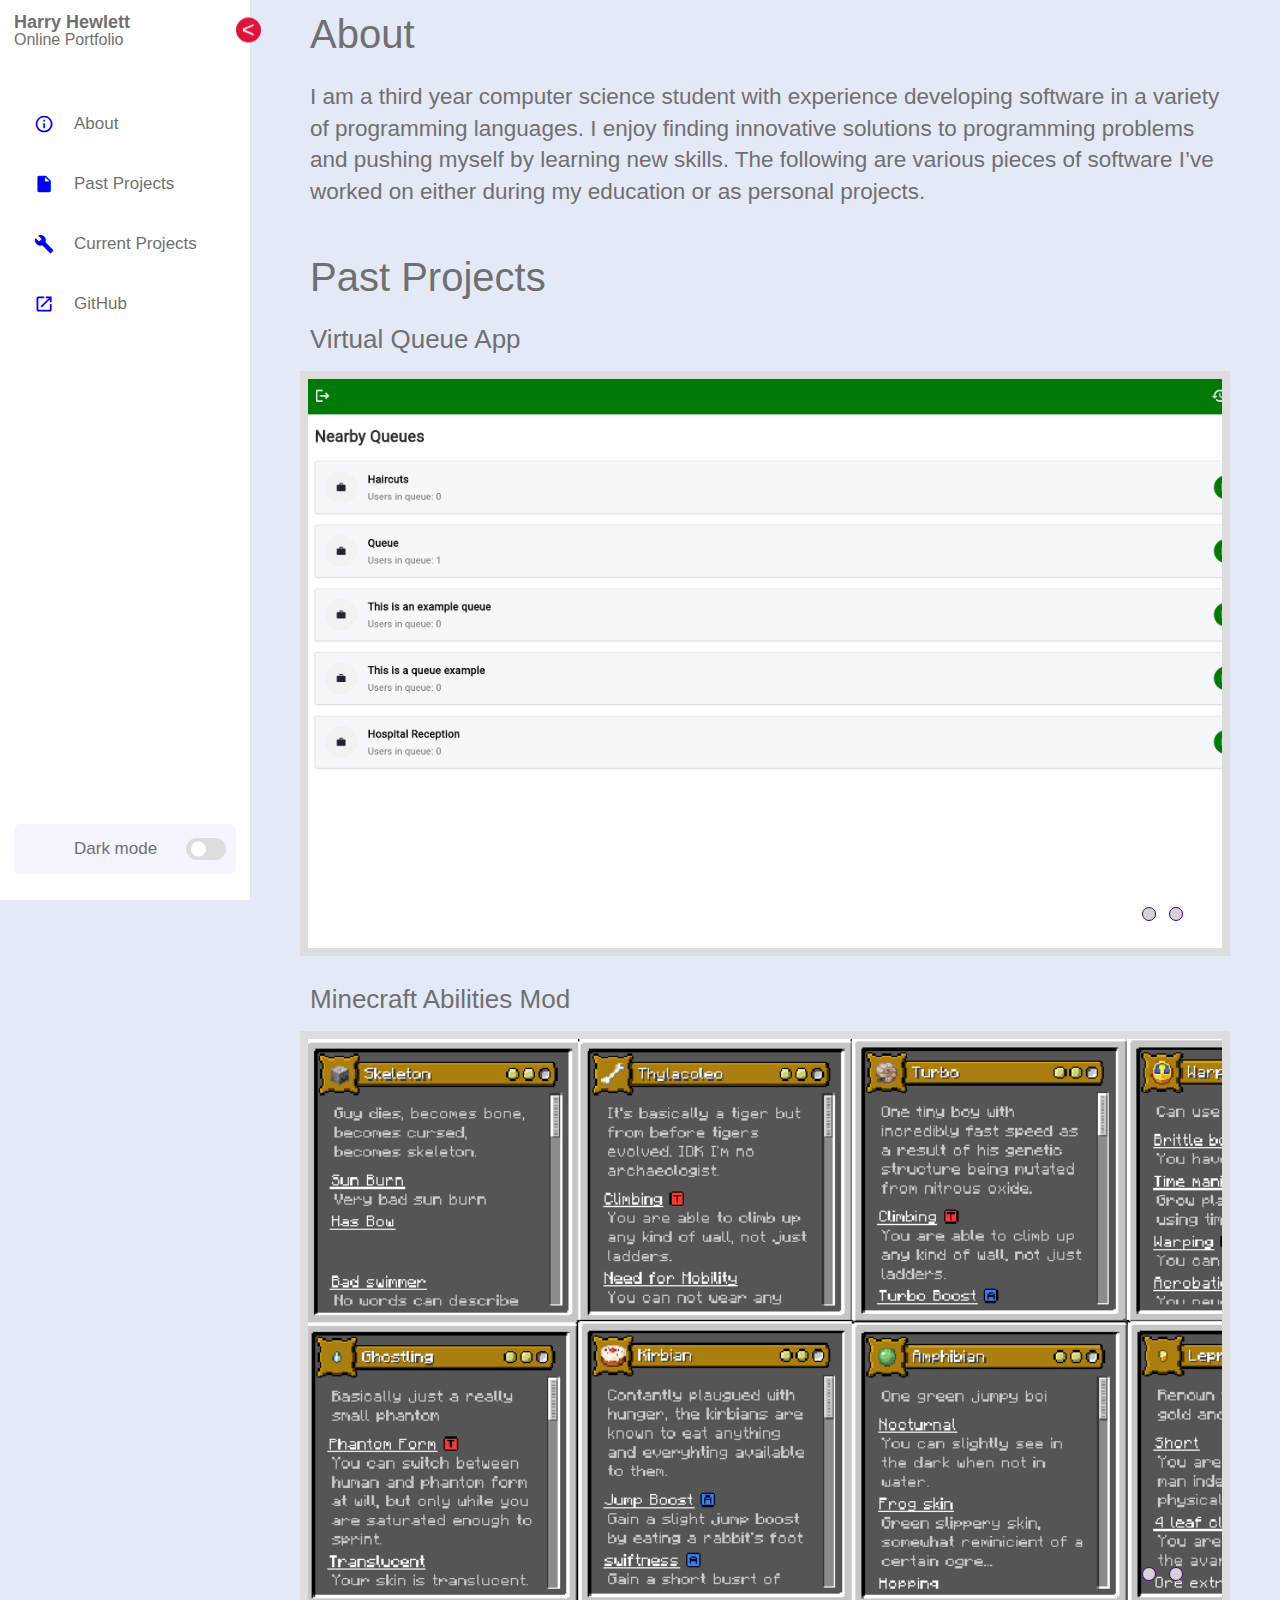
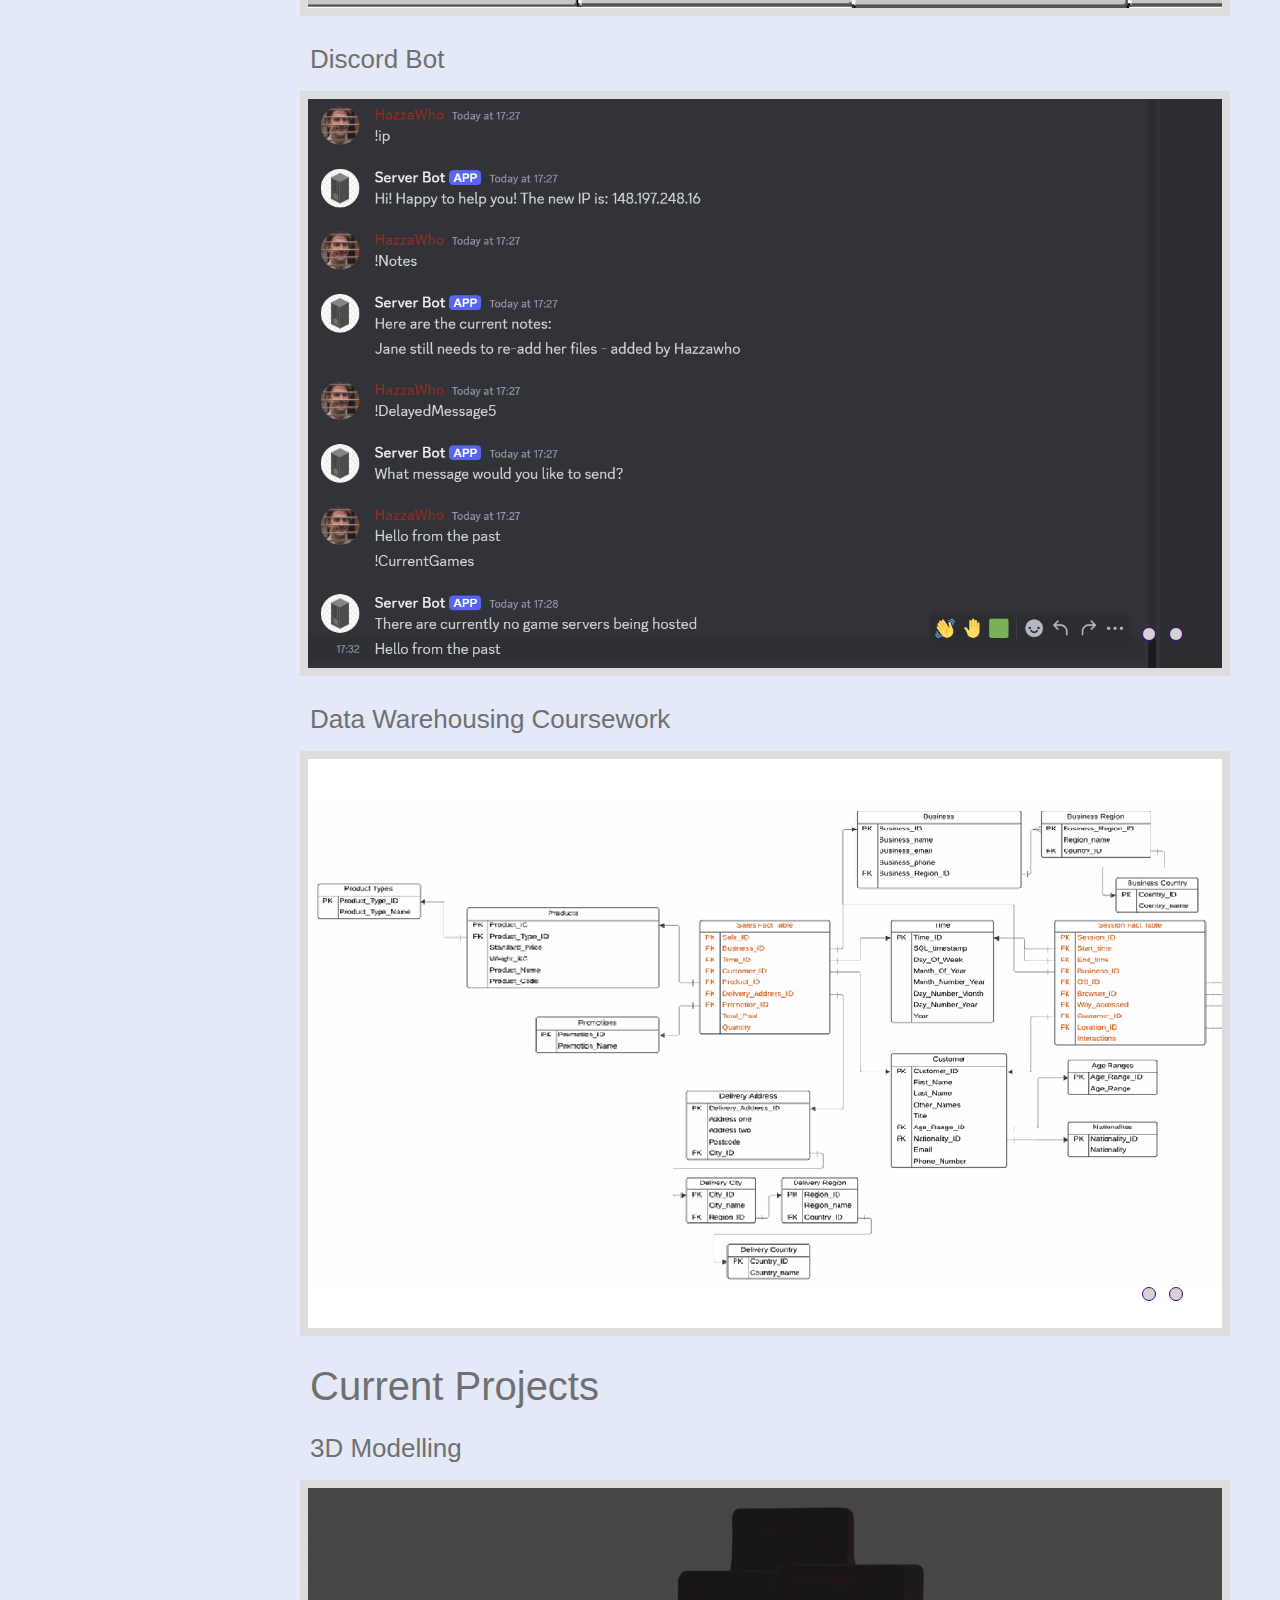
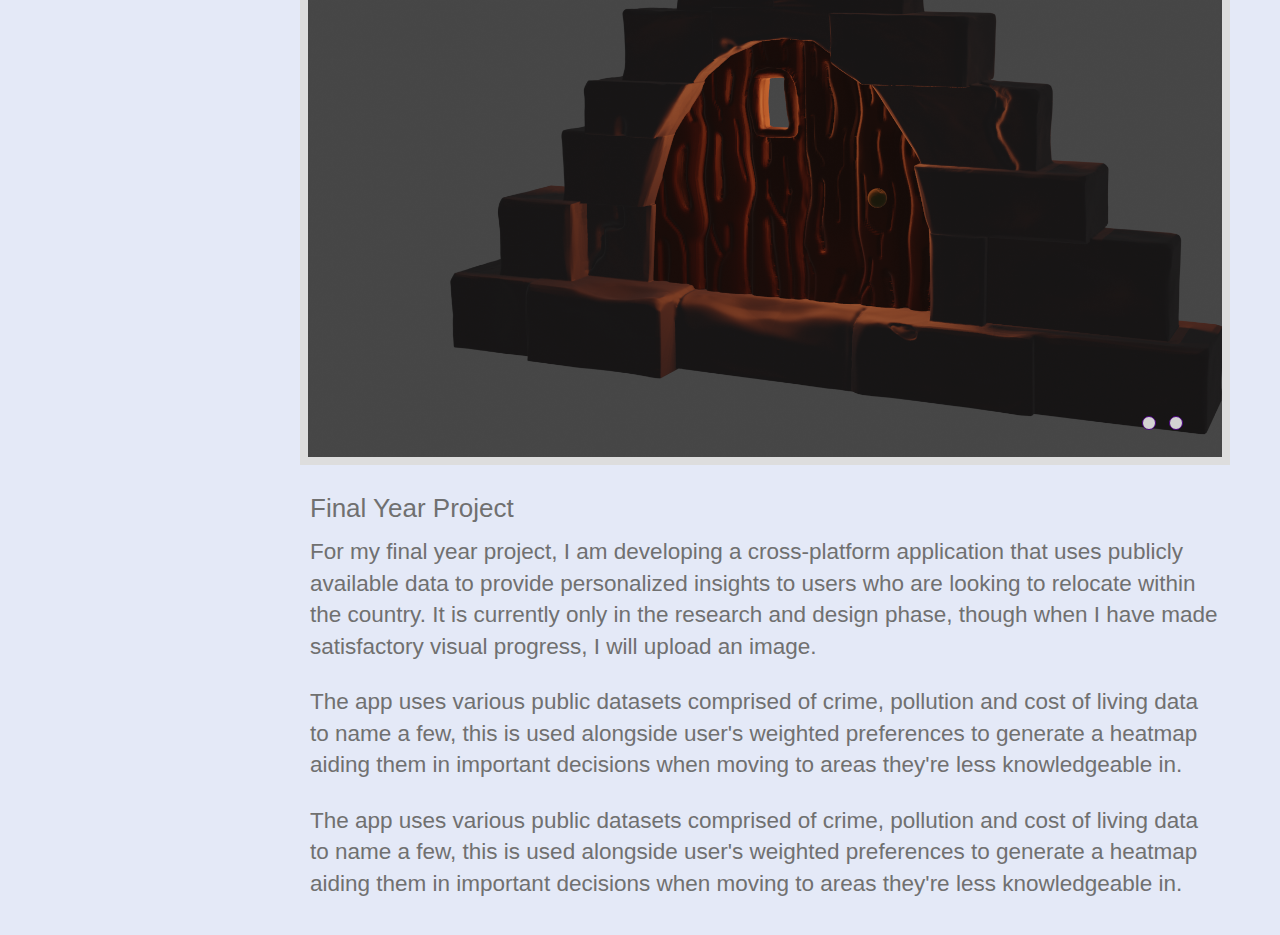
<file: index.html>
<!DOCTYPE html>
<html lang="en" >
<head>
  <meta charset="UTF-8">
  <title>Harry Hewlett Portfolio</title>
  <link rel='stylesheet' href='styles.css'>
<link rel="stylesheet" href="https://fonts.googleapis.com/icon?family=Material+Icons">

</head>
<body>

<nav class="sidebar open">
  <header>
    <div class="image-text">

      <div class="text logo-text">
        <span class="name">Harry Hewlett </span>
        <span class="profession">Online Portfolio</span>
      </div>
    </div>

    <i class='x-bx-chevron-right toggle'>></i>
  </header>

  <div class="menu-bar">
    <div class="menu">

      <ul class="menu-links">
        <li class="nav-link">
          <a href="#About">
            <i class='material-icons'>&#xe88f</i>
            <span class="text nav-text">About</span>
          </a>
        </li>

        <li class="nav-link">
          <a href="#Projects">
            <i class='material-icons'>&#xe24d</i>
            <span class="text nav-text">Past Projects</span>
          </a>
        </li>

        <li class="nav-link">
          <a href="#Current">
            <i class='material-icons'>	&#xe869</i>
            <span class="text nav-text">Current Projects</span>
          </a>
        </li>

        <li class="nav-link">
          <a href="https://github.com/HazzaWho">
            <i class='material-icons'>&#xe895</i>
            <span class="text nav-text">GitHub</span>
          </a>
        </li>

      </ul>
    </div>

    <div class="bottom-content">

      <li class="mode">
        <div class="sun-moon">
          <i class='bx bx-moon icon moon'></i>
          <i class='bx bx-sun icon sun'></i>
        </div>
        <span class="mode-text text">Dark mode</span>

        <div class="toggle-switch">
          <span class="switch"></span>
        </div>
      </li>

    </div>
  </div>

</nav>

<section class="main"> <!-- New main section to hold everything on the right -->
  <div class="home">
    <div id="About" class="text">About</div>
    <p class="text2">I am a third year computer science student with experience developing software in a variety of programming languages. I enjoy finding innovative solutions to programming problems and pushing myself by learning new skills. The following are various pieces of software I’ve worked on either during my education or as personal projects.</p>
  </div>
  
  <div class="projects">
    <div id="Projects" class="text">Past Projects</div>
    
    
    <div class="subtitle">Virtual Queue App</div>
    <div class="wrap animate pop">
      <div class="overlay">
        <!-- <div class="overlay-content animate slide-left delay-2">
          <h2 class="animate slide-left pop delay-4">Virtual Queue App</h2>
        </div> -->
        <div class="image-content1 animate slide delay-5"></div>
        <div class="dots animate">
          <!-- <div class="dot animate slide-up delay-6"></div> -->
          <div class="dot animate slide-up delay-7"></div>
          <div class="dot animate slide-up delay-8"></div>
        </div>
      </div>
      <div class="texting">
        <p>This app allows businesses to create online queues that can be joined by QR code or a search function by users. It was created as a second-year group project using the Flutter library for Dart and Google&#39s Firebase to handle encrypting sensitive data.</p>
        <p>I was involved in almost all areas of the project (such is the nature of an intimate 5-man team)  but was particularly involved in developing the business dashboard, which allowed businesses to create and edit their queues as well as view relevant statistics such as the average time spent in queue, amount of people in the queue by hour and weekly users to name a few.</p>
        <p>This project allowed me to develop teamwork skills on top of gaining an appreciation for the data visualization skills I&#39m currently using in my final year project</p>
      </div>
    </div>  

    <div class="subtitle">Minecraft Abilities Mod</div>
    <div class="wrap animate pop">
      <div class="overlay">
        <!-- <div class="overlay-content animate slide-left delay-2">
          <h2 class="animate slide-left pop delay-4">Virtual Queue App</h2>
        </div> -->
        <div class="image-content2 animate slide delay-5"></div>
        <div class="dots animate">
          <!-- <div class="dot animate slide-up delay-6"></div> -->
          <div class="dot animate slide-up delay-7"></div>
          <div class="dot animate slide-up delay-8"></div>
        </div>
      </div>
      <div class="texting">
        <p>This was one of the first large scale projects I worked on. A Minecraft mod in which each user received a unique set of abilities and drawbacks for their character. This was my first time both using Java and having access to client&#39s feedback during the development process.</p>
        <p>I started by receiving the requirements from 15 friends and having discussions on both feasibility and game balance until all parties were satisfied. I then implemented each custom set of abilities, meeting each client for final tweaks and feedback before the deadline.</p>
        <p>This was a very rewarding project, giving me experience with the full development lifecycle and allowing me to practice working with clients to achieve a shared vision.</p>
        <p>The Image shows a couple of the in-game information cards that explained player&#39s abilities (spelling was copied verbatim from the client&#39s briefs)</p>
      </div>
    </div>

    <div class="subtitle">Discord Bot</div>
    <div class="wrap animate pop">
      <div class="overlay">
        <!-- <div class="overlay-content animate slide-left delay-2">
          <h2 class="animate slide-left pop delay-4">Virtual Queue App</h2>
        </div> -->
        <div class="image-content4 animate slide delay-5"></div>
        <div class="dots animate">
          <!-- <div class="dot animate slide-up delay-6"></div> -->
          <div class="dot animate slide-up delay-7"></div>
          <div class="dot animate slide-up delay-8"></div>
        </div>
      </div>
      <div class="texting">
        <p>One of my friends owns a server, which as a group we use for file sharing and hosting game servers. A unique problem we faced was the inability to change to a static IP. As a result, I spent an afternoon creating a python bot to sit on the server and provide the IP whenever it changed. </p>
        <p>It has since experienced a series of revisions improving the quality of code and gaining a multitude of useful features including notes, delayed messaging and status monitoring.</p>
      </div>
    </div>  
    

    <div class="subtitle">Data Warehousing Coursework</div>
    <div class="wrap animate pop">
      <div class="overlay">
        <!-- <div class="overlay-content animate slide-left delay-2">
          <h2 class="animate slide-left pop delay-4">Virtual Queue App</h2>
        </div> -->
        <div class="image-content5 animate slide delay-5"></div>
        <div class="dots animate">
          <!-- <div class="dot animate slide-up delay-6"></div> -->
          <div class="dot animate slide-up delay-7"></div>
          <div class="dot animate slide-up delay-8"></div>
        </div>
      </div>
      <div class="texting">
        <p>During the first semester of third year, I was assigned coursework to design and build a data warehouse for a theoretical website, this website collects data for hundreds of companies worldwide and requires a way to store and analyse the data. </p>
        <p>I decided to design a data warehouse using a galaxy diagram with two fact tables, the first centred on sales and the second on different customer &#39sessions&#39. The data warehouse was created using PostgreSQL and populated with provided dummy data. </p>
      </div>
    </div>  

    <div id="Current" class="text">Current Projects</div>

    <div class="subtitle">3D Modelling</div>
    <div class="wrap animate pop">
      <div class="overlay">
        <!-- <div class="overlay-content animate slide-left delay-2">
          <h2 class="animate slide-left pop delay-4">Virtual Queue App</h2>
        </div> -->
        <div class="image-content3 animate slide delay-5"></div>
        <div class="dots animate">
          <!-- <div class="dot animate slide-up delay-6"></div> -->
          <div class="dot animate slide-up delay-7"></div>
          <div class="dot animate slide-up delay-8"></div>
        </div>
      </div>
      <div class="texting">
        <p>By all accounts I should not have tried to 3D model. I have never had anything resembling artistic talent, despite this I thought it could be a fun challenge, so I downloaded Blender to give it a shot and…</p>
        <p>I was awful.</p>
        <p>In spite of this, I found myself enjoying the creative process and decided to stick with it. I&#39ve enjoyed developing a skillset that has gone unused for so long and it&#39s led to an increase in my patience with myself. Despite my initial misgivings I&#39m glad that I dipped my toes into this alien world, if only at a basic level.</p>
      </div>
    </div>

    <div class="subtitle">Final Year Project</div>
    <div class="text">
      <p>For my final year project, I am developing a cross-platform application that uses publicly available data to provide personalized insights to users who are looking to relocate within the country. It is currently only in the research and design phase, though when I have made satisfactory visual progress, I will upload an image.</p>
      <p>The app uses various public datasets comprised of crime, pollution and cost of living data to name a few, this is used alongside user&#39s weighted preferences to generate a heatmap aiding them in important decisions when moving to areas they&#39re less knowledgeable in.</p>
      <p><p>The app uses various public datasets comprised of crime, pollution and cost of living data to name a few, this is used alongside user&#39s weighted preferences to generate a heatmap aiding them in important decisions when moving to areas they&#39re less knowledgeable in.</p></p>
    </div>  
  </div>

  
  
  

</section>



<!-- partial -->
  <script  src="./script.js"></script>

</body>
</html>
</file>
<file: styles.css>
* {
    margin: 0;
    padding: 0;
    box-sizing: border-box;
    font-family: "Poppins", sans-serif;
  }
  
  :root {
    /* ===== Colors ===== */
    --body-color: #e4e9f7;
    --sidebar-color: #fff;
    --primary-color: #dc143c;
    --primary-color-light: #f6f5ff;
    --toggle-color: #ddd;
    --text-color: #707070;
    --card-color: #ddd;
  
    /* ====== Transition ====== */
    --tran-03: all 0.2s ease;
    --tran-03: all 0.3s ease;
    --tran-04: all 0.3s ease;
    --tran-05: all 0.3s ease;
  }
  
  body {
    min-height: 100vh;
    background-color: var(--body-color);
    transition: var(--tran-05);
  }
  
  ::selection {
    background-color: var(--primary-color);
    color: #fff;
  }
  
  body.dark {
    --body-color: #18191a;
    --sidebar-color: #242526;
    --primary-color: #3a3b3c;
    --primary-color-light: #3a3b3c;
    --toggle-color: #fff;
    --text-color: #ccc;
    --card-color: #3a3b3c;
  }
  
  /* ===== Sidebar ===== */
  .sidebar {
    position: fixed;
    top: 0;
    left: 0;
    height: 100%;
    width: 250px;
    padding: 10px 14px;
    background: var(--sidebar-color);
    transition: var(--tran-05);
    z-index: 100;
  }
  .sidebar.close {
    width: 88px;
  }
  
  /* ===== Reusable code - Here ===== */
  .sidebar li {
    height: 50px;
    list-style: none;
    display: flex;
    align-items: center;
    margin-top: 10px;
  }
  
  .sidebar header .image,
  .sidebar .material-icons {
    min-width: 60px;
    border-radius: 6px;
  }
  
  .sidebar .material-icons {
    min-width: 60px;
    border-radius: 6px;
    height: 100%;
    display: flex;
    align-items: center;
    justify-content: center;
    font-size: 20px;
  }
  
  .sidebar .text,
  .sidebar .icon {
    color: var(--text-color);
    transition: var(--tran-03);
  }
  
  .sidebar .text {
    font-size: 17px;
    font-weight: 500;
    white-space: nowrap;
    opacity: 1;
  }
  .sidebar.close .text {
    opacity: 0;
  }
  /* =========================== */
  
  .sidebar header {
    position: relative;
  }
  
  .sidebar header .image-text {
    display: flex;
    align-items: center;
  }
  .sidebar header .logo-text {
    display: flex;
    flex-direction: column;
  }
  header .image-text .name {
    margin-top: 2px;
    font-size: 18px;
    font-weight: 600;
  }
  
  header .image-text .profession {
    font-size: 16px;
    margin-top: -2px;
    display: block;
  }
  
  .sidebar header .image {
    display: flex;
    align-items: center;
    justify-content: center;
  }
  
  .sidebar header .image img {
    width: 40px;
    border-radius: 6px;
  }
  
  .sidebar header .toggle {
    position: absolute;
    top: 50%;
    right: -25px;
    transform: translateY(-50%) rotate(180deg);
    height: 25px;
    width: 25px;
    background-color: var(--primary-color);
    color: var(--sidebar-color);
    border-radius: 50%;
    display: flex;
    align-items: center;
    justify-content: center;
    font-size: 22px;
    cursor: pointer;
    transition: var(--tran-05);
  }
  
  body.dark .sidebar header .toggle {
    color: var(--text-color);
  }
  
  .sidebar.close .toggle {
    transform: translateY(-50%) rotate(0deg);
  }
  
  .sidebar .menu {
    margin-top: 40px;
  }
  

  .sidebar li a {
    list-style: none;
    height: 100%;
    background-color: transparent;
    display: flex;
    align-items: center;
    height: 100%;
    width: 100%;
    border-radius: 6px;
    text-decoration: none;
    transition: var(--tran-03);
  }
  
  .sidebar li a:hover {
    background-color: var(--primary-color);
  }
  .sidebar li a:hover .icon,
  .sidebar li a:hover .text {
    color: var(--sidebar-color);
  }
  body.dark .sidebar li a:hover .icon,
  body.dark .sidebar li a:hover .text {
    color: var(--text-color);
  }
  
  .sidebar .menu-bar {
    height: calc(100% - 55px);
    display: flex;
    flex-direction: column;
    justify-content: space-between;
  }
  .menu-bar::-webkit-scrollbar {
    display: none;
  }
  .sidebar .menu-bar .mode {
    border-radius: 6px;
    background-color: var(--primary-color-light);
    position: relative;
    transition: var(--tran-05);
  }
  
  .menu-bar .mode .sun-moon {
    height: 50px;
    width: 60px;
  }
  
  .mode .sun-moon i {
    position: absolute;
  }
  .mode .sun-moon i.sun {
    opacity: 0;
  }
  body.dark .mode .sun-moon i.sun {
    opacity: 1;
  }
  body.dark .mode .sun-moon i.moon {
    opacity: 0;
  }
  
  .menu-bar .bottom-content .toggle-switch {
    position: absolute;
    right: 0;
    height: 100%;
    min-width: 60px;
    display: flex;
    align-items: center;
    justify-content: center;
    border-radius: 6px;
    cursor: pointer;
  }
  .toggle-switch .switch {
    position: relative;
    height: 22px;
    width: 40px;
    border-radius: 25px;
    background-color: var(--toggle-color);
    transition: var(--tran-05);
  }
  
  .switch::before {
    content: "";
    position: absolute;
    height: 15px;
    width: 15px;
    border-radius: 50%;
    top: 50%;
    left: 5px;
    transform: translateY(-50%);
    background-color: var(--sidebar-color);
    transition: var(--tran-04);
  }
  
  body.dark .switch::before {
    left: 20px;
  }
  
  .home {
    /* position: absolute; */
    position: relative;
    top: 0;
    top: 0;
    left: 250px;
    /*height: 100vh;*/
    width: calc(100% - 250px);
    background-color: var(--body-color);
    transition: var(--tran-05);
  }
  .home .text {
    font-size: 40px;
    font-weight: 500;
    color: var(--text-color);
    padding: 12px 60px;
  }

  .home .text2 {
    color: var(--text-color);
    padding: 12px 60px;
  }
  
  .sidebar.close ~ .main .home {
    left: 78px;
    width: calc(100% - 78px);
  }
  
  body.dark .home .text {
    color: var(--text-color);
  }

  .h1 {
    position: absolute;
    top: 60px;
    left: 250px;
    height: 100vh;
    width: calc(100% - 250px);
    font-size: 15px;
    font-weight: 500;
    color: var(--text-color);
    transition: var(--tran-05);
    padding: 12px 60px;
  }

  .sidebar.close ~ .h1 {
    left: 78px;
    height: 100vh;
    width: calc(100% - 78px);
  }

  .main {
    position: relative;
    display:flex; 
    flex-direction:column
  }

  .projects {
    position: relative;
    left: 250px;
    height: 100vh;
    width: calc(100% - 250px);
    background-color: var(--body-color);
    transition: var(--tran-05);
  }
  .projects .subtitle {
    font-size: 26px;
    font-weight: 500;
    color: var(--text-color);
    padding: 12px 0 0 60px;
  }
  .projects .text {
    font-size: 40px;
    font-weight: 500;
    color: var(--text-color);
    padding: 12px 60px;
  }
  
  .sidebar.close ~ .main .projects {
    left: 78px;
    height: 100vh;
    width: calc(100% - 78px);
  }
  body.dark .projects .text {
    color: var(--text-color);
  }

  /*START OF THE SECTION THAT BUILDS SHOWCASE CARDS*/

  h2 {
    font-size: 5.25vmin;
    text-align: centesr;
    color: var(--text-color);
    }
  p {
    font-size: max(10pt, 2.5vmin);
    line-height: 1.4;
    color: var(--text-color);
    margin-bottom: 1.5rem;
  }

  .wrap {
    position: relative;
    display: flex;
    flex-wrap: nowrap;
    justify-content: space-between;
    /* width: calc(100% - 350px); */
    width: calc(100% - 100px);
    height: 65vmin;
    margin: 1rem auto;
    border: 8px solid;
    border-color: var(--card-color);
    transition: 0.3s ease-in-out;
    overflow: hidden;
  }

  .sidebar.close ~ .wrap {
    left: 138px;
    width: calc(100% - 178px);
  }

  .overlay {
    position: relative;
    display: flex;
    width: 100%;
    height: 100%;
    padding: 1rem 0.75rem;
    background: var(--card-color);
    transition: 0.4s ease-in-out;
    z-index: 1;
  }
  .overlay-content {
    display: flex;
    flex-direction: column;
    justify-content: space-between;
    width: 15vmin;
    height: 100%;
    padding: 0.5rem 0 0 0.5rem;
    border: 3px solid;
    border-image: linear-gradient(
            to bottom,
            grey 5%,
            grey 35% 65%,
            grey 95%
        )
        0 0 0 100%;
    transition: 0.3s ease-in-out 0.2s;
    z-index: 1;
  }
  .image-content1 {
    position: absolute;
    top: 0;
    right: 0;
    width: 100%; 
    height: 100%;
    background-image: url(examplequeueapp.png);
    background-size: cover;
    transition: 0.3s ease-in-out;
  }
  .image-content2 {
    position: absolute;
    top: 0;
    right: 0;
    width: 100%; 
    height: 100%;
    background-image: url(originsexample.png);
    background-size: cover;
    transition: 0.3s ease-in-out;
  }
  .image-content3 {
    position: absolute;
    top: 0;
    right: 0;
    width: 100%; 
    height: 100%;
    background-image: url(Doorfinal.png);
    background-size: cover;
    transition: 0.3s ease-in-out;
  }
  .image-content4 {
    position: absolute;
    top: 0;
    right: 0;
    width: 100%; 
    height: 100%;
    background-image: url(discordbotexample.png);
    background-size: cover;
    transition: 0.3s ease-in-out;
  }
  .image-content5 {
    position: absolute;
    top: 0;
    right: 0;
    width: 100%; 
    height: 100%;
    background-image: url(datawarehouse.png);
    background-size: cover;
    transition: 0.3s ease-in-out;
  }

  .inset {
    max-width: 50%;
    margin: 0.25em 1em 1em 0;
    border-radius: 0.25em;
    float: left;
  }

  .dots {
    position: absolute;
    bottom: 1rem;
    right: 2rem;
    display: flex;
    flex-direction: row;
    justify-content: space-around;
    align-items: center;
    width: 55px;
    height: 4vmin;
    transition: 0.3s ease-in-out 0.3s;
  }
  .dot {
    width: 14px;
    height: 14px;
    background: lightgray;
    border: 1px solid indigo;
    border-radius: 50%;
    transition: 0.3s ease-in-out 0.3s;
  }

  .texting {
    position: absolute;
    top: 0;
    right: 0;
    width: 80%;
    height: 100%;
    padding: 3vmin 4vmin;
    background: var(--card-color);
    box-shadow: inset 1px 1px 15px 0 rgba(0 0 0 / 0.4);
    overflow-y: scroll;
  }

  .wrap:hover .overlay {
    transform: translateX(-80%);
  }
  .wrap:hover .image-content1 {
    width: 30vmin;
  }
  .wrap:hover .image-content2 {
    width: 30vmin;
  }
  .wrap:hover .image-content4 {
    width: 30vmin;
  }
  .wrap:hover .image-content5 {
    width: 30vmin;
  }
  .wrap:hover .image-content3 {
    width: 30vmin;
    background-image: url(Steve_the_snail.png);
  }
  .wrap:hover .overlay-content {
    border: none;
    transition-delay: 0.2s;
    transform: translateX(-80%);
  }
  .wrap:hover .dots {
    transform: translateX(1rem);
  }
  .wrap:hover .dots .dot {
    background: white;
  }

/* Animations and timing delays */
  .animate {
    animation-duration: 0.7s;
    animation-timing-function: cubic-bezier(0.26, 0.53, 0.74, 1.48);
    animation-fill-mode: backwards;
  }
/* Pop In */
  .pop {
    animation-name: pop;
  }
  @keyframes pop {
    0% {
        opacity: 0;
        transform: scale(0.5, 0.5);
    }
    100% {
        opacity: 1;
        transform: scale(1, 1);
    }
  }

/* Slide In */
  .slide {
    animation-name: slide;
  }
  @keyframes slide {
    0% {
        opacity: 0;
        transform: translate(4em, 0);
    }
    100% {
        opacity: 1;
        transform: translate(0, 0);
    }
  }

/* Slide Left */
  .slide-left {
    animation-name: slide-left;
  }
  @keyframes slide-left {
    0% {
        opacity: 0;
        transform: translate(-40px, 0);
    }
    100% {
        opacity: 1;
        transform: translate(0, 0);
    }
  }

  .slide-up {
    animation-name: slide-up;
  }
  @keyframes slide-up {
    0% {
        opacity: 0;
        transform: translateY(3em);
    }
    100% {
        opacity: 1;
        transform: translateY(0);
    }
  }

  .delay-1 {
    animation-delay: 0.3s;
  }
  .delay-2 {
    animation-delay: 0.6s;
  }
  .delay-3 {
    animation-delay: 0.9s;
  }
  .delay-4 {
    animation-delay: 1.2s;
  }
  .delay-5 {
    animation-delay: 1.5s;
  }
  .delay-6 {
    animation-delay: 1.8s;
  }
  .delay-7 {
    animation-delay: 2.1s;
  }
  .delay-8 {
    animation-delay: 2.4s;
  }


  * {
	padding: 0;
	margin: 0;
	box-sizing: border-box;
}
</file>
